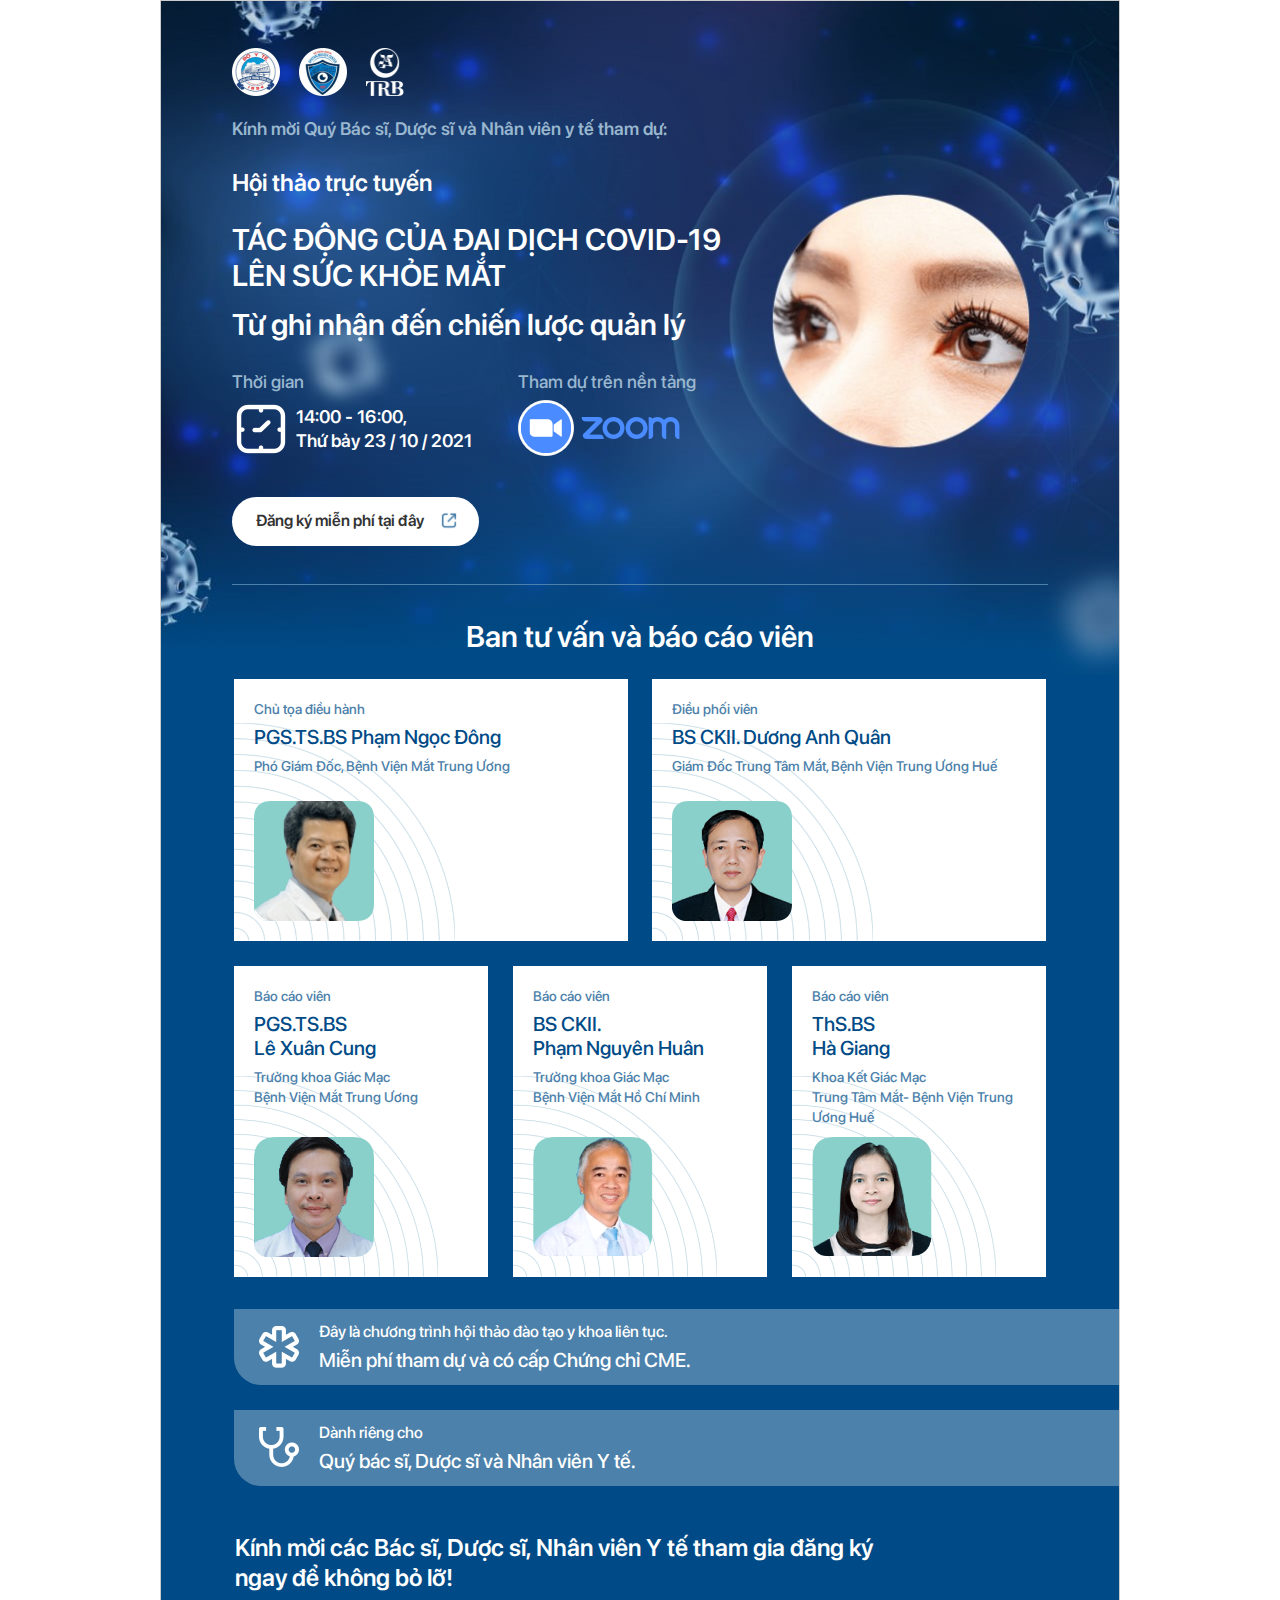
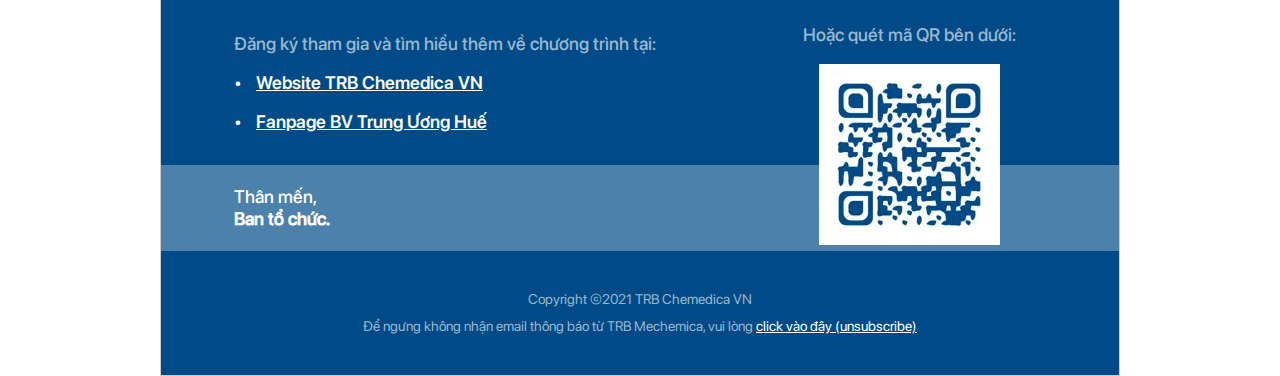
<file: trb.html>
<!DOCTYPE html>
<html lang="en" xmlns="http://www.w3.org/1999/xhtml" xmlns:o="urn:schemas-microsoft-com:office:office">

<head>
    <meta charset="UTF-8">
    <meta http-equiv="Content-Type" content="text/html charset=UTF-8" />
    <meta name="viewport" content="width=device-width,initial-scale=1">
    <meta name="x-apple-disable-message-reformatting">
    <title>TRB Event</title>
    <style type="text/css">
        @font-face {
            font-family: 'SF Pro Display Medium';
            src: url('https://thuydx98.github.io/trb/fonts/SF-Pro-Display-Medium.otf') format('opentype');
        }

        @font-face {
            font-family: 'SF Pro Display Semi Bold';
            src: url('https://thuydx98.github.io/trb/fonts/SF-Pro-Display-Semibold.otf') format('opentype');
        }

        @font-face {
            font-family: 'SF Pro Display Regular';
            src: url('https://thuydx98.github.io/trb/fonts/SF-Pro-Display-Regular.otf') format('opentype');
        }

        table,
        td,
        div,
        h1,
        p,
        a {
            font-family: 'SF Pro Display Medium', Helvetica, Arial, sans-serif;
            color: #FFFFFF;
        }

        .adviser-title a {
            color: #004b87 !important;
            text-decoration: none;
        }

        .root {
            width: 960px;
            margin: 0 auto;
            border-collapse: collapse;
            border: 1px solid #cccccc;
            border-spacing: 0;
            text-align: left;
            background: #004b87;
        }

        .title {
            font-size: 30px;
        }

        .home-container {
            padding: 47px 71px 25px 71px;
            background:
                url(https://thuydx98.github.io/trb/images/emails/background.jpg),
                #004b87;
            background-size: 100% auto;
            background-position: top, bottom;
            background-repeat: no-repeat;
        }

        .home-container .logo {
            padding-right: 16px;
        }

        .home-container .sub-title {
            margin: 18px 0 29px 0;
            font-family: 'SF Pro Display Semi Bold', Helvetica;
            font-size: 18px;
            font-weight: 500;
            color: #99b7cf;
        }

        .home-container .sub-title-2 {
            font-family: 'SF Pro Display Semi Bold', Helvetica;
            font-size: 24px;
            font-weight: 600;
        }

        .home-container .title {
            font-family: 'SF Pro Display Semi Bold', Helvetica;
            margin: 12px 0 13px 0;
            font-size: 30px !important;
            font-weight: 600;
        }

        .home-container .sub-title-3 {
            font-family: 'SF Pro Display Semi Bold', Helvetica;
            margin: 13px 0 29px 0;
            font-size: 30px;
            font-weight: 600;
        }

        .home-container .time-container {
            width: 70%;
            border-collapse: collapse;
            border: 0;
            border-spacing: 0;
            font-size: 9px;
        }

        .home-container .register-btn {
            padding: 14px 20px 16px 24px;
            border-radius: 36px;
            background-color: #FFFFFF;
            font-size: 16px;
            font-weight: 600;
            color: #333;
            font-family: 'SF Pro Display Semi Bold', Helvetica;
            text-decoration: none;
        }

        .mobile-container {
            display: none;
        }

        .tag-container {
            padding: 0 0 0 73px;
        }

        .tag-container .tag {
            padding: 13px 0 13px 21px;
            border-radius: 0 0 0 27px;
            background-color: #4c81ab;
            display: flex;
        }

        .tag-container .tag.tag-2 {
            margin: 25px 0 46px 0;
        }

        .tag-container .tag .title {
            margin: 0;
            font-size: 16px;
            font-weight: 500;
        }

        .tag-container .tag .content {
            margin: 0;
            font-size: 20px;
            font-weight: 500;
            padding-top: 6.8px;
        }

        .invite-title {
            margin: 0 189px 25px 73px;
            font-size: 24px;
            line-height: 1.25;
            font-family: 'SF Pro Display Semi Bold', Helvetica;
            font-weight: 600;
        }

        .invitation-container {
            padding: 5px 73px 6px 73px;
        }

        .invitation-container .qr-code {
            padding: 0;
            width: auto;
        }

        .invitation-container .mobile {
            display: none;
        }

        .footer-container {
            padding: 21px 73px;
            background: #4c81ab;
        }

        .copyright-container td {
            padding: 0;
            text-align: center;
        }

        .copyright-container td p {
            margin: 35px auto 35px auto;
            font-size: 14px;
            line-height: 1.93;
            font-family: 'SF Pro Display Regular', Helvetica;
            color: #99b7cf;
        }

        @media only screen and (max-width: 420px) {
            .root {
                width: 420px;
            }


            .title {
                font-size: 26px;
            }

            .home-container {
                padding: 41px 30px 24px 30px;
                background: url(https://thuydx98.github.io/trb/images/emails/mobile/background.png),
                    url(https://thuydx98.github.io/trb/images/background/program_1.png) #004b87;
                background-size: 100% auto;
                background-position: top, bottom;
                background-repeat: no-repeat;
            }

            .home-container .logo {
                padding-right: 24px;
            }

            .home-container .sub-title {
                font-size: 16px;
                width: 60%;
            }

            .home-container .title .br {
                display: block;
            }

            .home-container .sub-title-2 {
                font-size: 22px;
            }

            .home-container .title {
                font-size: 20px;
            }

            .home-container .sub-title-3 {
                font-size: 22px;
            }

            .home-container .time-container {
                width: 100%;
            }

            .home-container .register-btn-container {
                text-align: center;
            }

            .home-container .register-btn {
                padding: 14px 45px 16px 55px;
                font-size: 18px;
            }

            .desktop-container {
                display: none;
            }

            .mobile-container {
                display: unset;
                width: 100%;
            }

            .mobile-adviser-container {
                padding: 0 30px 40px 30px;
                background: url(https://thuydx98.github.io/trb/images/background/program_1.png), url(https://thuydx98.github.io/trb/images/background/program-repeat.png), #004b87;
                background-size: 100% auto;
                background-position: top, bottom;
                background-repeat: no-repeat;
            }

            .tag-container {
                padding: 0 0 0 30px;
            }

            .tag-container .tag {
                padding: 15px 24px 19px 26px;
            }

            .tag-container .tag.tag-2 {
                margin: 25px 0 35px 0;
            }

            .invite-title {
                margin: 0 30px 25px 30px;
                font-size: 24px;
            }

            .invitation-container {
                padding: 0 30px 15px 30px;
            }

            .invitation-container .qr-code {
                display: none;
            }

            .invitation-container .mobile {
                display: block;
            }

            .footer-container {
                padding: 65px 30px 21px 30px;
                background: #4c81ab;
            }

            .copyright-container td {
                padding: 0;
                text-align: left;
            }

            .copyright-container td p {
                margin: 30px 30px 32px 30px;
                font-size: 14px;
                line-height: 1.5;
                font-family: 'SF Pro Display Regular', Helvetica;
                color: #99b7cf;
            }
        }
    </style>
</head>

<body style="margin:0;padding:0;">
    <table role="presentation"
        style="width:100%;border-collapse:collapse;border:0;border-spacing:0;background:#FFFFFF;">
        <tr>
            <td align="center" style="padding:0;display:flex;">
                <table role="presentation" class="root">
                    <tr>
                        <td class="home-container">
                            <img class="logo" src="https://thuydx98.github.io/trb/images/menu/logo-1.png" width="48" />
                            <img class="logo" src="https://thuydx98.github.io/trb/images/menu/logo-3.png" width="48" />
                            <img class="logo" src="https://thuydx98.github.io/trb/images/menu/logo-2.png" width="38.4"
                                style="height:48px;" />

                            <p class="sub-title"> Kính mời Quý Bác sĩ, Dược sĩ và Nhân viên y tế tham dự: </p>
                            <p class="sub-title-2">Hội thảo trực tuyến </p>
                            <p class="title">
                                TÁC ĐỘNG CỦA <span class="br"></span>
                                ĐẠI DỊCH COVID-19 <br>LÊN SỨC KHỎE MẮT
                            </p>

                            <p class="sub-title-3"> Từ ghi nhận đến chiến lược quản lý </p>

                            <table role="presentation" class="time-container">
                                <tr class="desktop-container">
                                    <td style="padding:0; width:50%;">
                                        <p style="margin: 0 0 8px; font-size: 18px; font-weight: 500; color: #99b7cf;">
                                            Thời gian
                                        </p>
                                        <span style="display: flex;">
                                            <img src="https://thuydx98.github.io/trb/images/lists/icons-time.png"
                                                height="58">
                                            <p
                                                style="margin: 5px 0 0 6px; font-size: 18px; font-family: 'SF Pro Display Semi Bold', Helvetica; font-weight: bold; line-height: 1.33;">
                                                14:00 - 16:00,<br>
                                                Thứ bảy 23 / 10 / 2021
                                            </p>
                                        </span>
                                    </td>
                                    <td style="padding:0; width:50%;">
                                        <p style="margin: 0 0 8px; font-size: 18px; font-weight: 500; color: #99b7cf;">
                                            Tham dự trên nền tảng
                                        </p>
                                        <img src="https://thuydx98.github.io/trb/images/emails/icons-zoom.png"
                                            height="56">
                                    </td>
                                </tr>
                                <tr class="mobile-container">
                                    <td style="padding:0;">
                                        <p style="margin: 0 0 8px; font-size: 18px; font-weight: 500; color: #99b7cf;">
                                            Thời gian
                                        </p>
                                        <span style="display: flex">
                                            <img src="https://thuydx98.github.io/trb/images/lists/icons-time.png"
                                                height="58">
                                            <p
                                                style="margin: 5px 0 0 6px; font-size: 18px; font-family: 'SF Pro Display Semi Bold', Helvetica; font-weight: bold; line-height: 1.33;">
                                                14:00 - 16:00,<br>
                                                Thứ bảy 23 / 10 / 2021
                                            </p>
                                        </span>
                                    </td>
                                </tr>
                                <tr class="mobile-container">
                                    <td style="padding:25px 0 0 0;">
                                        <p style="margin: 0 0 8px; font-size: 18px; font-weight: 500; color: #99b7cf;">
                                            Tham dự trên nền tảng
                                        </p>
                                        <img src="https://thuydx98.github.io/trb/images/emails/icons-zoom.png"
                                            height="56">
                                    </td>
                                </tr>
                            </table>

                            <p class="register-btn-container" style="margin: 53px 0 54px 0;">
                                <a href="#" target="_blank" class="register-btn">
                                    Đăng ký miễn phí tại đây
                                    <img src="https://thuydx98.github.io/trb/images/emails/icons-share.png" width="20"
                                        style="margin-left: 12px; vertical-align: text-top;" />
                                </a>
                            </p>

                            <p style="width: 100%; height: 1px; margin: 0 0 33px 0; background-color: #4c81ab;"></p>

                            <p align="center" style="margin: 0;font-weight: 500;" class="title">
                                Ban tư vấn và báo cáo viên
                            </p>
                        </td>
                    </tr>

                    <tr class="desktop-container">
                        <td style="padding:0 73px 32px 73px;">
                            <table role="presentation"
                                style="width:100%;border-collapse:collapse;border:0;border-spacing:0;">
                                <tr>
                                    <td style="padding:0;">
                                        <table role="presentation"
                                            style="width:100%;border-collapse:collapse;border:0;border-spacing:0;">
                                            <tr>
                                                <td style="width:48.5%;padding:20px;vertical-align:top;
                                                    background: url(https://thuydx98.github.io/trb/images/gifts/group-464.png), #FFFFFF;
                                                    background-size: 56% auto;
                                                    background-position: bottom left;
                                                    background-repeat: no-repeat, no-repeat;">
                                                    <p
                                                        style="margin: 0;font-size: 14px;font-weight: 500;color: #4c81ab;line-height: 1.43;">
                                                        Chủ tọa điều hành
                                                    </p>
                                                    <p class="adviser-title"
                                                        style="margin: 6px 0 7px;font-size: 20px;font-weight: 500;color: #004b87 !important;text-decoration:none;">
                                                        PGS.TS.BS Phạm Ngọc Đông
                                                    </p>
                                                    <p
                                                        style="margin: 0;font-size: 14px;font-weight: 500;color: #4c81ab;line-height: 1.43;">
                                                        Phó Giám Đốc, Bệnh Viện Mắt Trung Ương
                                                    </p>
                                                    <p style="margin:25px 0 0 0;">
                                                        <img src="https://thuydx98.github.io/trb/images/about-us/us-1.png"
                                                            alt="" width="120" style="height:auto;display:block;" />
                                                    </p>
                                                </td>
                                                <td style="width:3%;padding:0;font-size:0;line-height:0;">&nbsp;</td>
                                                <td style="width:48.5%;padding:20px;vertical-align:top;
                                                    background: url(https://thuydx98.github.io/trb/images/gifts/group-464.png), #FFFFFF;
                                                    background-size: 56% auto;
                                                    background-position: bottom left;
                                                    background-repeat: no-repeat, no-repeat;">
                                                    <p
                                                        style="margin: 0;font-size: 14px;font-weight: 500;color: #4c81ab;line-height: 1.43;">
                                                        Điều phối viên
                                                    </p>
                                                    <p
                                                        style="margin: 6px 0 7px;font-size: 20px;font-weight: 500;color: #004b87;">
                                                        BS CKII. Dương Anh Quân
                                                    </p>
                                                    <p
                                                        style="margin: 0;font-size: 14px;font-weight: 500;color: #4c81ab;line-height: 1.43;">
                                                        Giám Đốc Trung Tâm Mắt, Bệnh Viện Trung Ương Huế
                                                    </p>
                                                    <p style="margin:25px 0 0 0;">
                                                        <img src="https://thuydx98.github.io/trb/images/about-us/us-2.png"
                                                            alt="" width="120" style="height:auto;display:block;" />
                                                    </p>
                                                </td>
                                            </tr>
                                        </table>
                                    </td>
                                </tr>
                                <tr>
                                    <td style="padding:25px 0 0 0;">
                                        <table role="presentation"
                                            style="width:100%;border-collapse:collapse;border:0;border-spacing:0;">
                                            <tr>
                                                <td style="
                                                    width:31.3%; padding:20px; vertical-align:top;
                                                    background: url(https://thuydx98.github.io/trb/images/gifts/group-464.png), #FFFFFF;
                                                    background-size: 80% auto;
                                                    background-position: bottom left;
                                                    background-repeat: no-repeat, no-repeat;">
                                                    <p
                                                        style="margin: 0;font-size: 14px;font-weight: 500;color: #4c81ab;line-height: 1.43;">
                                                        Báo cáo viên
                                                    </p>
                                                    <p class="adviser-title"
                                                        style="margin: 6px 0 7px;font-size: 20px;font-weight: 500;color: #004b87 !important;text-decoration:none;">
                                                        PGS.TS.BS <br>
                                                        Lê Xuân Cung
                                                    </p>
                                                    <p
                                                        style="margin:0; font-size:14px; font-weight:500; color:#4c81ab; line-height:1.43; min-height:4.29em;">
                                                        Trưởng khoa Giác Mạc<br>
                                                        Bệnh Viện Mắt Trung Ương
                                                    </p>
                                                    <p style="margin:10px 0 0 0;">
                                                        <img src="https://thuydx98.github.io/trb/images/about-us/us-3.png"
                                                            alt="" width="120" style="height:auto;display:block;" />
                                                    </p>
                                                </td>
                                                <td style="width:3%;padding:0;font-size:0;line-height:0;">&nbsp;</td>
                                                <td style="
                                                    width:31.3%; padding:20px; vertical-align:top;
                                                    background: url(https://thuydx98.github.io/trb/images/gifts/group-464.png), #FFFFFF;
                                                    background-size: 80% auto;
                                                    background-position: bottom left;
                                                    background-repeat: no-repeat, no-repeat;">
                                                    <p
                                                        style="margin: 0;font-size: 14px;font-weight: 500;color: #4c81ab;line-height: 1.43;">
                                                        Báo cáo viên
                                                    </p>
                                                    <p
                                                        style="margin: 6px 0 7px;font-size: 20px;font-weight: 500;color: #004b87;">
                                                        BS CKII.<br>
                                                        Phạm Nguyên Huân
                                                    </p>
                                                    <p
                                                        style="margin:0; font-size:14px; font-weight:500; color:#4c81ab; line-height:1.43; min-height:4.29em;">
                                                        Trưởng khoa Giác Mạc<br>
                                                        Bệnh Viện Mắt Hồ Chí Minh
                                                    </p>
                                                    <p style="margin:10px 0 0 0;">
                                                        <img src="https://thuydx98.github.io/trb/images/about-us/us-4.png"
                                                            alt="" width="120" style="height:auto;display:block;" />
                                                    </p>
                                                </td>
                                                <td style="width:3%;padding:0;font-size:0;line-height:0;">&nbsp;</td>
                                                <td style="
                                                    width:31.3%; padding:20px; vertical-align:top;
                                                    background: url(https://thuydx98.github.io/trb/images/gifts/group-464.png), #FFFFFF;
                                                    background-size: 80% auto;
                                                    background-position: bottom left;
                                                    background-repeat: no-repeat, no-repeat;">
                                                    <p
                                                        style="margin: 0;font-size: 14px;font-weight: 500;color: #4c81ab;line-height: 1.43;">
                                                        Báo cáo viên
                                                    </p>
                                                    <p
                                                        style="margin: 6px 0 7px;font-size: 20px;font-weight: 500;color: #004b87;">
                                                        ThS.BS <br>
                                                        Hà Giang
                                                    </p>
                                                    <p
                                                        style="margin:0; font-size:14px; font-weight:500; color:#4c81ab; line-height:1.43; min-height:4.29em;">
                                                        Khoa Kết Giác Mạc<br>
                                                        Trung Tâm Mắt- Bệnh Viện Trung Ương Huế
                                                    </p>
                                                    <p style="margin:10px 0 0 0;">
                                                        <img src="https://thuydx98.github.io/trb/images/about-us/us-5.png"
                                                            alt="" width="120" style="height:auto;display:block;" />
                                                    </p>
                                                </td>
                                            </tr>
                                        </table>
                                    </td>
                                </tr>
                            </table>
                        </td>
                    </tr>

                    <tr class="mobile-container">
                        <td class="mobile-adviser-container">
                            <table role="presentation">
                                <tr>
                                    <td style="width:100vw; padding:20px; vertical-align:top;
                                                    background: url(https://thuydx98.github.io/trb/images/gifts/group-464.png), #ddf2f0;
                                                    background-size: 65% auto;
                                                    background-position: bottom left;
                                                    background-repeat: no-repeat, no-repeat;">
                                        <p
                                            style="margin: 0;font-size: 16px;font-weight: 500;color: #4c81ab;line-height: 1.43;">
                                            Chủ tọa điều hành
                                        </p>
                                        <p class="adviser-title"
                                            style="margin: 6px 0 7px;font-size: 22px;font-weight: 500;color: #004b87 !important;text-decoration:none;">
                                            PGS.TS.BS Phạm Ngọc Đông
                                        </p>
                                        <p
                                            style="margin: 0;font-size: 16px;font-weight: 500;color: #4c81ab;line-height: 1.43;">
                                            Phó Giám Đốc<br>
                                            Bệnh Viện Mắt Trung Ương
                                        </p>
                                        <p style="margin:25px 0 0 0;">
                                            <img src="https://thuydx98.github.io/trb/images/about-us/us-1.png" alt=""
                                                width="120" style="height:auto;display:block;" />
                                        </p>
                                    </td>
                                </tr>
                                <tr>
                                    <td style="height: 20px;"></td>
                                </tr>
                                <tr>
                                    <td style="width:100vw;padding:20px; vertical-align:top;
                                                    background: url(https://thuydx98.github.io/trb/images/gifts/group-464.png), #ddf2f0;
                                                    background-size: 65% auto;
                                                    background-position: bottom left;
                                                    background-repeat: no-repeat, no-repeat;">
                                        <p
                                            style="margin: 0;font-size: 16px;font-weight: 500;color: #4c81ab;line-height: 1.43;">
                                            Điều phối viên
                                        </p>
                                        <p style="margin: 6px 0 7px;font-size: 22px;font-weight: 500;color: #004b87;">
                                            BS CKII. Dương Anh Quân
                                        </p>
                                        <p
                                            style="margin: 0;font-size: 16px;font-weight: 500;color: #4c81ab;line-height: 1.43;">
                                            Giám Đốc Trung Tâm Mắt<br>
                                            Bệnh Viện Trung Ương Huế
                                        </p>
                                        <p style="margin:25px 0 0 0;">
                                            <img src="https://thuydx98.github.io/trb/images/about-us/us-2.png" alt=""
                                                width="120" style="height:auto;display:block;" />
                                        </p>
                                    </td>
                                </tr>
                                <tr>
                                    <td style="height: 20px;"></td>
                                </tr>
                                <tr>
                                    <td style="
                                        width:100vh; padding:20px; vertical-align:top;
                                        background: url(https://thuydx98.github.io/trb/images/gifts/group-464.png), #ddf2f0;
                                        background-size: 65% auto;
                                        background-position: bottom left;
                                        background-repeat: no-repeat, no-repeat;">
                                        <p
                                            style="margin: 0;font-size: 16px;font-weight: 500;color: #4c81ab;line-height: 1.43;">
                                            Báo cáo viên
                                        </p>
                                        <p class="adviser-title"
                                            style="margin: 6px 0 7px;font-size: 22px;font-weight: 500;color: #004b87 !important;text-decoration:none;">
                                            PGS.TS.BS <br>
                                            Lê Xuân Cung
                                        </p>
                                        <p
                                            style="margin:0; font-size:16px; font-weight:500; color:#4c81ab; line-height:1.43; min-height:4.29em;">
                                            Trưởng khoa Giác Mạc<br>
                                            Bệnh Viện Mắt Trung Ương
                                        </p>
                                        <p style="margin:10px 0 0 0;">
                                            <img src="https://thuydx98.github.io/trb/images/about-us/us-3.png" alt=""
                                                width="120" style="height:auto;display:block;" />
                                        </p>
                                    </td>
                                </tr>
                                <tr>
                                    <td style="height: 20px;"></td>
                                </tr>
                                <tr>
                                    <td style="
                                        width:100vw; padding:20px; vertical-align:top;
                                        background: url(https://thuydx98.github.io/trb/images/gifts/group-464.png), #ddf2f0;
                                        background-size: 65% auto;
                                        background-position: bottom left;
                                        background-repeat: no-repeat, no-repeat;">
                                        <p
                                            style="margin: 0;font-size: 16px;font-weight: 500;color: #4c81ab;line-height: 1.43;">
                                            Báo cáo viên
                                        </p>
                                        <p style="margin: 6px 0 7px;font-size: 22px;font-weight: 500;color: #004b87;">
                                            BS CKII.<br>
                                            Phạm Nguyên Huân
                                        </p>
                                        <p
                                            style="margin:0; font-size:16px; font-weight:500; color:#4c81ab; line-height:1.43; min-height:4.29em;">
                                            Trưởng khoa Giác Mạc<br>
                                            Bệnh Viện Mắt Hồ Chí Minh
                                        </p>
                                        <p style="margin:10px 0 0 0;">
                                            <img src="https://thuydx98.github.io/trb/images/about-us/us-4.png" alt=""
                                                width="120" style="height:auto;display:block;" />
                                        </p>
                                    </td>
                                </tr>
                                <tr>
                                    <td style="height: 20px;"></td>
                                </tr>
                                <tr>
                                    <td style="
                                        width:100vw; padding:20px; vertical-align:top;
                                        background: url(https://thuydx98.github.io/trb/images/gifts/group-464.png), #ddf2f0;
                                        background-size: 65% auto;
                                        background-position: bottom left;
                                        background-repeat: no-repeat, no-repeat;">
                                        <p
                                            style="margin: 0;font-size: 16px;font-weight: 500;color: #4c81ab;line-height: 1.43;">
                                            Báo cáo viên
                                        </p>
                                        <p style="margin: 6px 0 7px;font-size: 22px;font-weight: 500;color: #004b87;">
                                            ThS.BS <br>
                                            Hà Giang
                                        </p>
                                        <p
                                            style="margin:0; font-size:16px; font-weight:500; color:#4c81ab; line-height:1.43; min-height:4.29em;">
                                            Khoa Kết Giác Mạc<br>
                                            Trung Tâm Mắt<br>
                                            Bệnh Viện Trung Ương Huế
                                        </p>
                                        <p style="margin:10px 0 0 0;">
                                            <img src="https://thuydx98.github.io/trb/images/about-us/us-5.png" alt=""
                                                width="120" style="height:auto;display:block;" />
                                        </p>
                                    </td>
                                </tr>
                            </table>
                        </td>
                    </tr>

                    <tr>
                        <td class="tag-container">
                            <table role="presentation"
                                style="width:100%;border-collapse:collapse;border:0;border-spacing:0;">
                                <tr>
                                    <td class="tag">
                                        <img src="https://thuydx98.github.io/trb/images/emails/icons-snow.png" alt=""
                                            height="48">
                                        <span style="padding-left:16px;">
                                            <p class="title">
                                                Đây là chương trình hội thảo đào tạo y khoa liên tục.
                                            </p>
                                            <p class="content">
                                                Miễn phí tham dự và có cấp Chứng chỉ CME.
                                            </p>
                                        </span>
                                    </td>
                                </tr>
                                <tr>
                                    <td class="tag tag-2">
                                        <img src="https://thuydx98.github.io/trb/images/emails/icons-heart-rate-measurement.png"
                                            height="48">
                                        <span style="padding-left:16px;">
                                            <p class="title">
                                                Dành riêng cho
                                            </p>
                                            <p class="content">
                                                Quý bác sĩ, Dược sĩ và Nhân viên Y tế.
                                            </p>
                                        </span>
                                    </td>
                                </tr>
                            </table>
                        </td>
                    </tr>

                    <tr>
                        <td>
                            <p class="invite-title">
                                Kính mời các Bác sĩ, Dược sĩ, Nhân viên Y tế tham gia đăng ký ngay để không
                                bỏ lỡ!
                            </p>
                        </td>
                    </tr>

                    <tr>
                        <td class="invitation-container">
                            <table role="presentation"
                                style="width:100%;border-collapse:collapse;border:0;border-spacing:0;font-size:9px;">
                                <tr>
                                    <td style="padding:0;width:auto;" align="left">
                                        <p style="margin:0 0 15px 0;font-size: 18px;font-weight: 500;color: #99b7cf;">
                                            Đăng ký tham gia và tìm hiểu thêm về chương trình tại:
                                        </p>
                                        <p style="font-size: 18px;font-weight: 600;">
                                            •
                                            <a href="#" target="_blank"
                                                style="color:#fff;font-family: 'SF Pro Display Semi Bold', Helvetica; text-decoration:underline;margin-left: 10px;">
                                                Website TRB Chemedica VN
                                            </a>
                                        </p>
                                        <p style="font-size: 18px;font-weight: 600;">
                                            •
                                            <a href="#" target="_blank"
                                                style="font-family: 'SF Pro Display Semi Bold', Helvetica; text-decoration:underline;color:#fff;margin-left: 10px;">
                                                Fanpage BV Trung Ương Huế
                                            </a>
                                        </p>

                                        <p class="mobile"
                                            style="margin:25px auto 19px auto;font-size: 18px;font-weight: 500;color: #99b7cf;height: 200px;">
                                            Hoặc quét mã QR bên dưới:<br>
                                            <img src="https://thuydx98.github.io/trb/images/emails/qr-code.webp"
                                                style="width: 235px; margin-top: 19px;" width="235">
                                        </p>
                                    </td>
                                    <td class="qr-code" align="center" style="height: 75px;">
                                        <p
                                            style="margin:0 auto 19px auto;font-size: 18px;font-weight: 500;color: #99b7cf;height: 116px;">
                                            Hoặc quét mã QR bên dưới:<br>
                                            <img src="https://thuydx98.github.io/trb/images/emails/qr-code.webp"
                                                style="width: 181px; margin-top: 19px;" width="181">
                                        </p>
                                    </td>
                                </tr>
                            </table>
                        </td>
                    </tr>

                    <tr>
                        <td class="footer-container">
                            <table role="presentation"
                                style="width:100%;border-collapse:collapse;border:0;border-spacing:0;">
                                <tr>
                                    <td style="padding:0;width:50%;" align="left">
                                        <p
                                            style="margin:0;font-size: 18px;line-height:1.22;font-family:'SF Pro Display Medium', Helvetica,Arial,sans-serif;color:#FFFFFF;">
                                            Thân mến,<br />
                                            <span style="font-weight: bold;">Ban tổ chức.</span>
                                        </p>
                                    </td>
                                </tr>
                            </table>
                        </td>
                    </tr>

                    <tr class="copyright-container">
                        <td>
                            <p>
                                Copyright ©2021 TRB Chemedica VN<br>
                                Để ngưng không nhận email thông báo từ TRB Mechemica, vui lòng
                                <a href="#" target="_blank"
                                    style="color: #fff;text-decoration:underline;font-family: 'SF Pro Display Regular', Helvetica;">
                                    click vào đây (unsubscribe)
                                </a>
                            </p>
                        </td>
                    </tr>
                </table>
            </td>
        </tr>
    </table>
</body>

</html>
</file>
